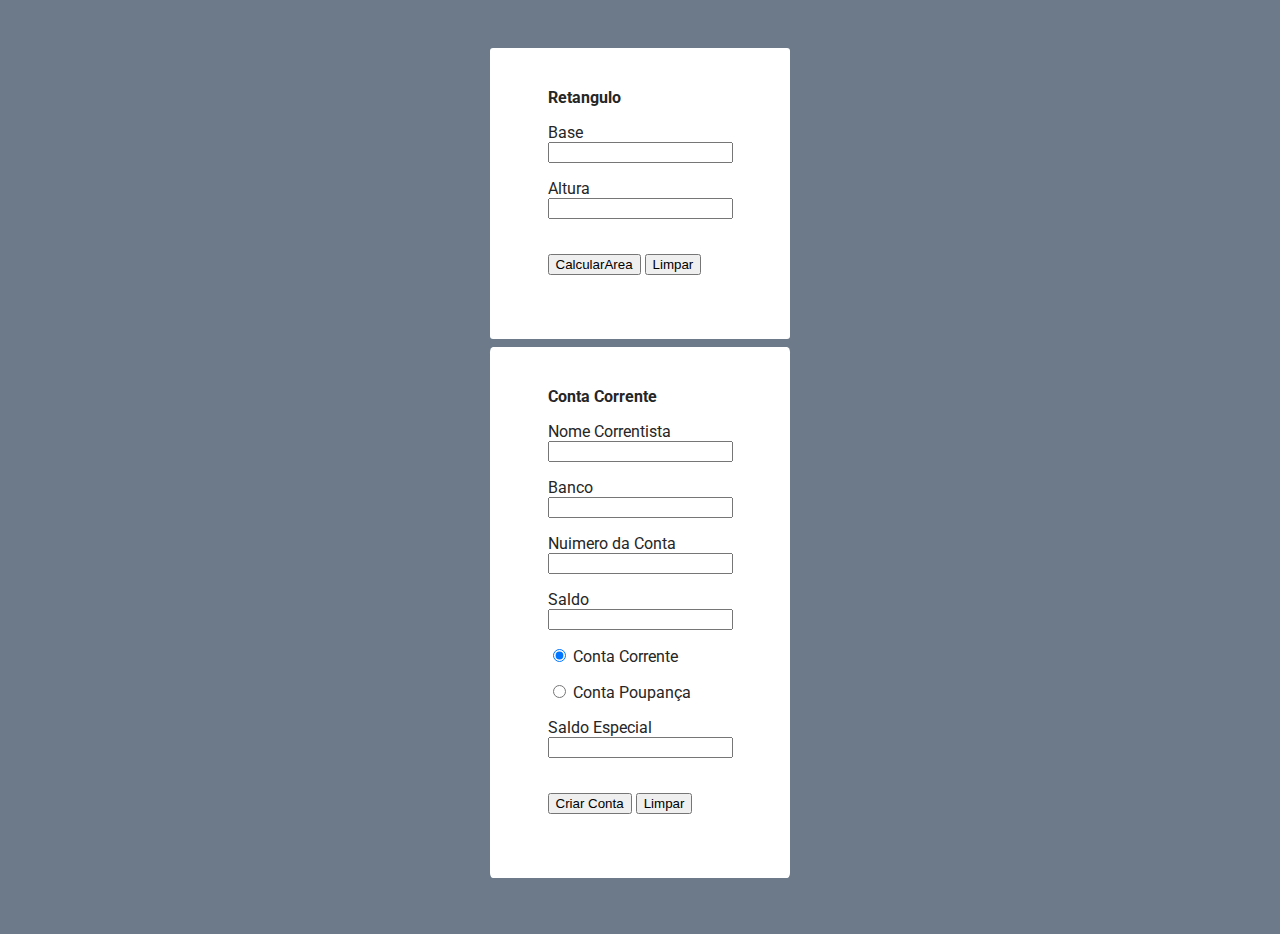
<file: index.html>
<!DOCTYPE html>
<html lang="pt-br">

<head>
    <meta charset="UTF-8">
    <meta http-equiv="X-UA-Compatible" content="IE=edge">
    <meta name="viewport" content="width=device-width, initial-scale=1.0">
    <title>Atividade 11 - Funções Construtoras</title>
    <link rel="stylesheet" type="text/css" href="style.css">

</head>

<body>
    <div class="planoDeFundo">
        <div class="container">
            <form style="padding: 1.5rem;" id="formRetangulo">
                <p><strong><label id="textoInicial">Retangulo</label></strong></p>
                <p><label for="Base">Base</label><br>
                    <input type="number" min="0" step="0.01" id="Base" name="Base" required>
                </p>
                <p><label for="Altura">Altura</label><br>
                    <input type="number" min="0" step="0.01" id="Altura" name="Altura" required>
                </p>
                <p>
                    <br>
                    <input type="button" id="CalcularArea" value="CalcularArea" onclick="ResultadoArea()">
                    <button type="reset" onclick="limparRet()">Limpar</button>
                </p>
            </form>

            <div class="containerResposta" id="RespostaRetangulo">
                <p id="tituloRetangulo">Area:</p>
                <p id="resultadoRetangulo">...</p>
            </div>

        </div>

        <div class="container">
            <form style="padding: 1.5rem;" id="formularioConta">
                <p><strong><label id="textoInicial">Conta Corrente</label></strong></p>
                <p><label for="nome">Nome Correntista</label><br>
                    <input type="text" id="nome" name="nome" required>
                </p>
                <p><label for="banco">Banco</label><br>
                    <input type="text" id="banco" name="banco" required>
                </p>
                <p><label for="numeroConta">Nuimero da Conta</label><br>
                    <input type="text" id="numeroConta" name="numeroConta" required>
                </p>
                <p><label for="saldo">Saldo</label><br>
                    <input type="number" step="0.01" id="saldo" name="saldo" required>
                </p>
                <p><input type="radio" id="tipoCorrente" name="tipo" onclick="selecionarTipo()" checked>
                    <label for="tipoCorrente">Conta Corrente</label>   
                </p>
                <p><input type="radio" id="tipoPoupança" name="tipo" onclick="selecionarTipo()">
                    <label for="tipoPoupança">Conta Poupança</label>  
                </p>
                <p id="divSaldoEspecial"><label for="saldoEspecial">Saldo Especial</label><br>
                    <input type="number" step="0.01" id="saldoEspecial" name="saldoEspecial">
                </p>
                <p id="divJuros" style="display: none;"><label for="juros">Juros</label><br>
                    <input type="number" step="0.01" id="juros" name="juros">
                </p>
                <p id="divDataVenc" style="display: none;"><label for="dataVenc">Data de Vencimento</label><br>
                    <input type="date" id="dataVenc" name="dataVenc">
                </p>
                <p>
                    <br>
                    <input type="button" id="CriarConta" value="Criar Conta" onclick="CriarContas()">
                    <button type="reset" onclick="limparContas()">Limpar</button>
                </p>
            </form>

            <div class="containerResposta" id="RespostaConta">
                <p id="titulo">Contas:</p>
                <p id="resultadoConta"></p>
            </div>

        </div>
    </div>
    <script src="script.js"></script>

</body>


</html>
</file>
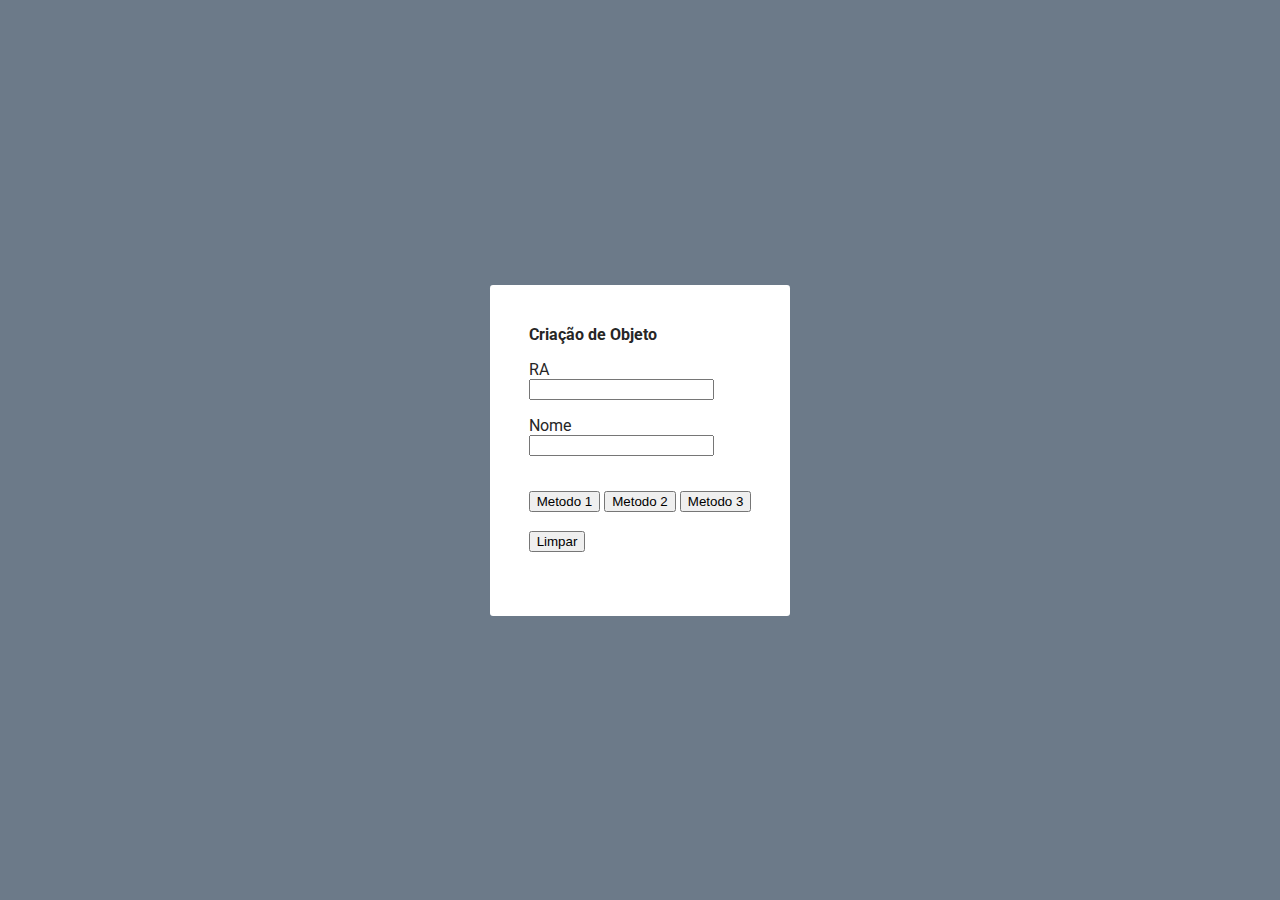
<file: Atividade10/index.html>
<!DOCTYPE html>
<html lang="pt-br">

<head>
    <meta charset="UTF-8">
    <meta http-equiv="X-UA-Compatible" content="IE=edge">
    <meta name="viewport" content="width=device-width, initial-scale=1.0">
    <title>Atividade 10 - Criação Objeto</title>
    <link rel="stylesheet" type="text/css" href="style.css">

</head>

<body>
    <div class="planoDeFundo">
        <div class="container">
            <form style="padding: 1.5rem;" id="formulario">
                <p><strong><label id="textoInicial">Criação de Objeto</label></strong></p>
                <p><label for="RA">RA</label><br>
                    <input type="text" id="RA" name="RA" required>
                </p>
                <p><label for="Nome">Nome</label><br>
                    <input type="text" id="Nome" name="Nome" required>
                </p>
                <p>
                    <br>
                    <input type="button" id="Metodo1" value="Metodo 1" onclick="MetodoUm()">
                    <input type="button" id="Metodo2" value="Metodo 2" onclick="MetodoDois()">
                    <input type="button" id="Metodo3" value="Metodo 3" onclick="MetodoTres()"><br><br>
                    <button type="reset" onclick="limpar()">Limpar</button>
                </p>
            </form>

            <div class="containerResposta" id="Resposta">
                <p id="titulo">Objeto Pessoa Criado:</p>
                <p id="resultado">...</p>
            </div>

        </div>
    </div>
    <script src="script.js"></script>

</body>


</html>
</file>
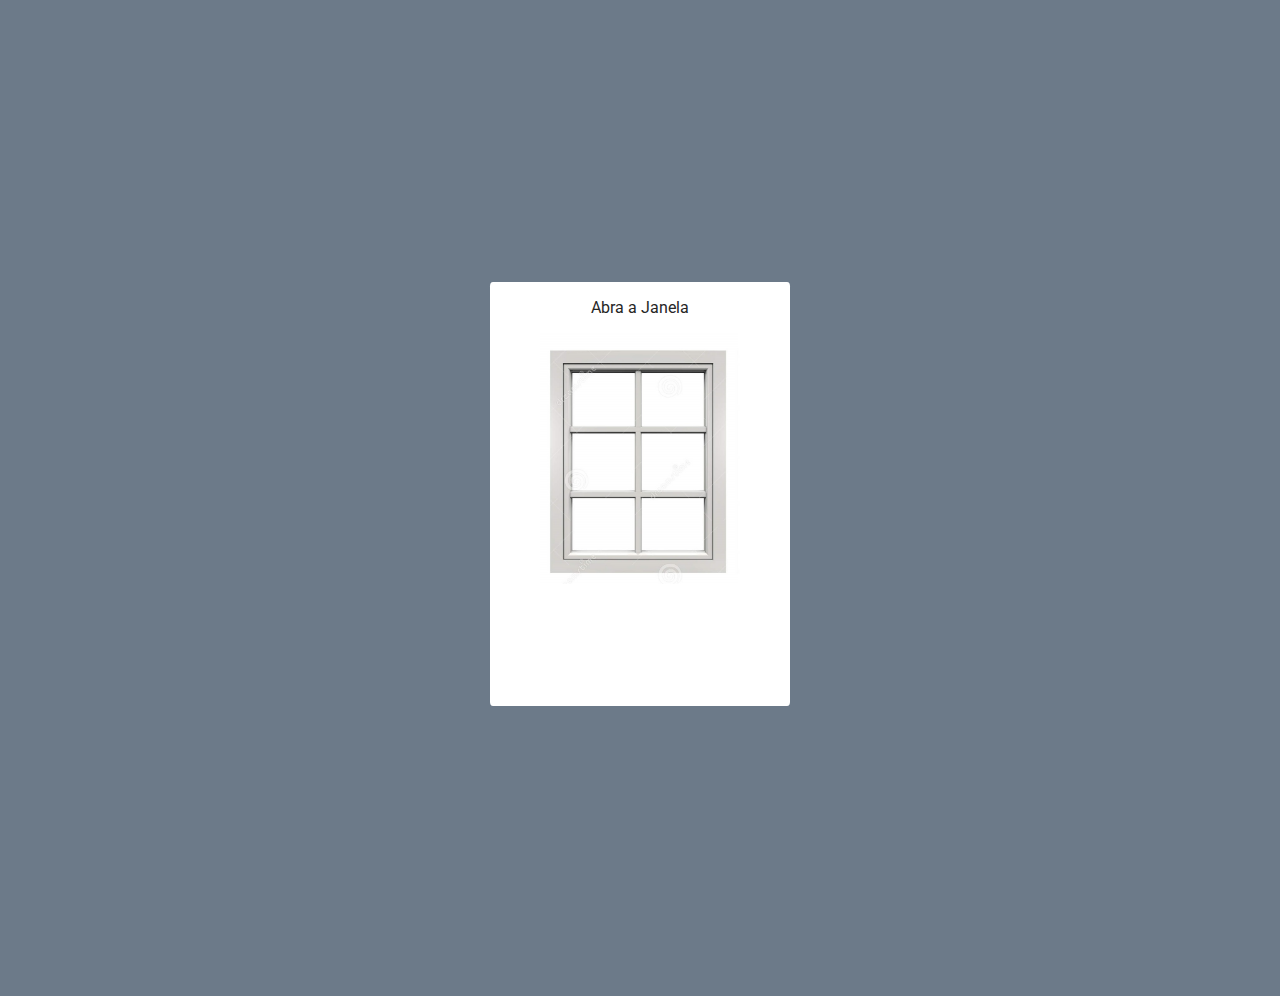
<file: Atividade12/index.html>
<!DOCTYPE html>
<html lang="pt-br">

<head>
    <meta charset="UTF-8">
    <meta http-equiv="X-UA-Compatible" content="IE=edge">
    <meta name="viewport" content="width=device-width, initial-scale=1.0">
    <title>Atividade 12 - Janela</title>
    <link rel="stylesheet" type="text/css" href="style.css">

</head>

<body>
    <div class="planoDeFundo">
        <div class="container">
            <p id="Titulo">Abra a Janela</p>
            <img id="Janela" src="window-closed.jpg" width="200px" onmouseenter="AbrirJanela()"
                onmouseleave="FecharJanela()" onclick="QuebrarJanela()">
        </div>
    </div>
    <script src="script.js"></script>
</body>

</html>
</file>
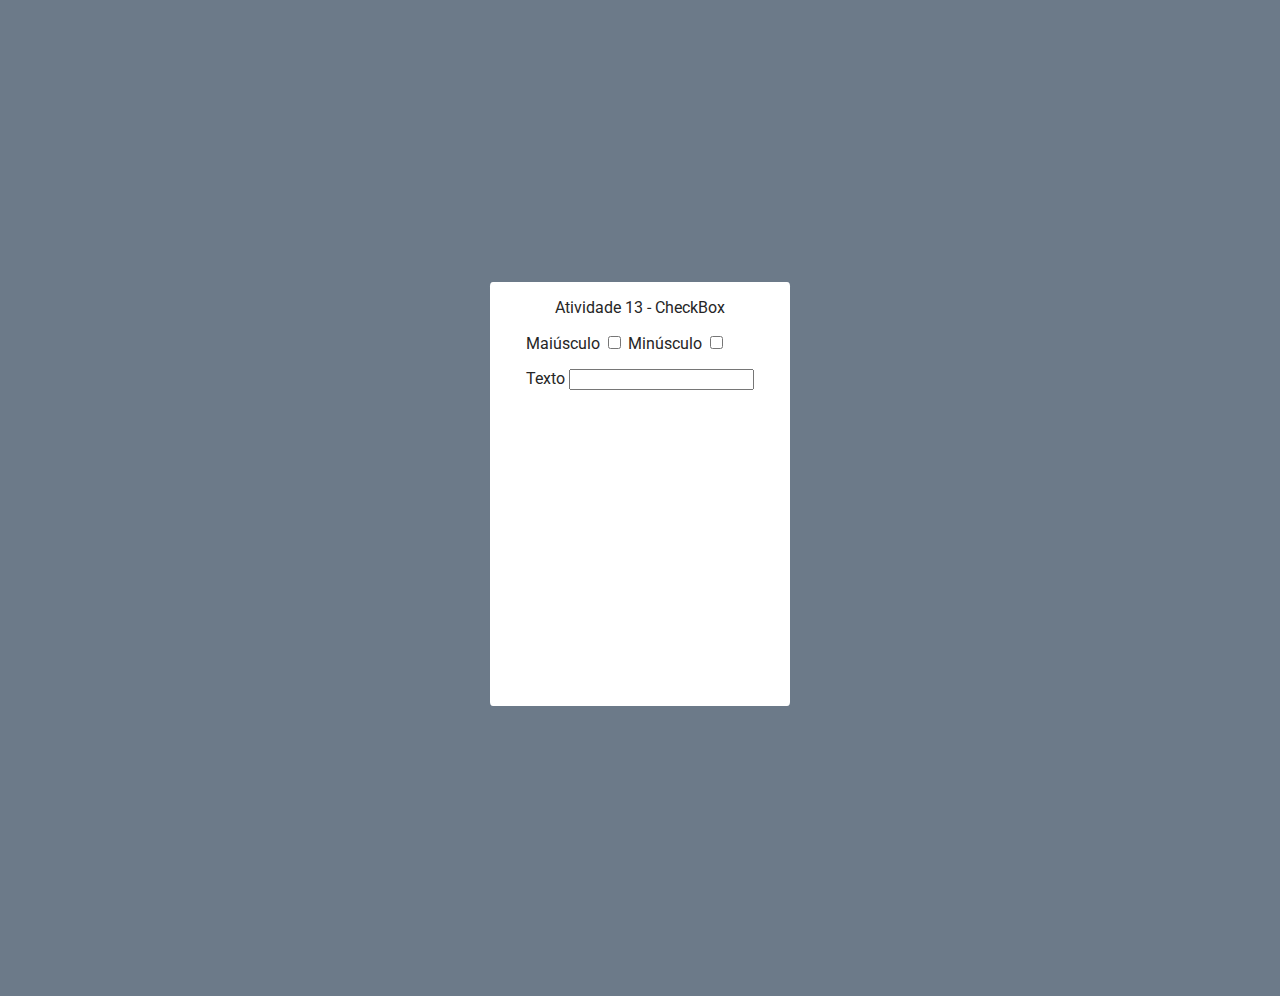
<file: Atividade13/index.html>
<!DOCTYPE html>
<html lang="pt-br">

<head>
    <meta charset="UTF-8">
    <meta http-equiv="X-UA-Compatible" content="IE=edge">
    <meta name="viewport" content="width=device-width, initial-scale=1.0">
    <title>Atividade 13 - CheckBox</title>
    <link rel="stylesheet" type="text/css" href="style.css">

</head>

<body>
    <div class="planoDeFundo">
        <div class="container">
            <p>Atividade 13 - CheckBox</p>
            <form name="formulario1" id="formulario1">
                <label for="maiusculo">Maiúsculo</label>
                <input type="checkbox" id="maiusculo" name="maiusculo">

                <label for="minusculo">Minúsculo</label>
                <input type="checkbox" id="minusculo" name="minusculo">

                <p>
                    <label for="texto">Texto</label>
                    <input type="text" id="texto" name="texto">
                </p>

            </form>


        </div>
    </div>
    <script src="script.js"></script>
</body>

</html>
</file>
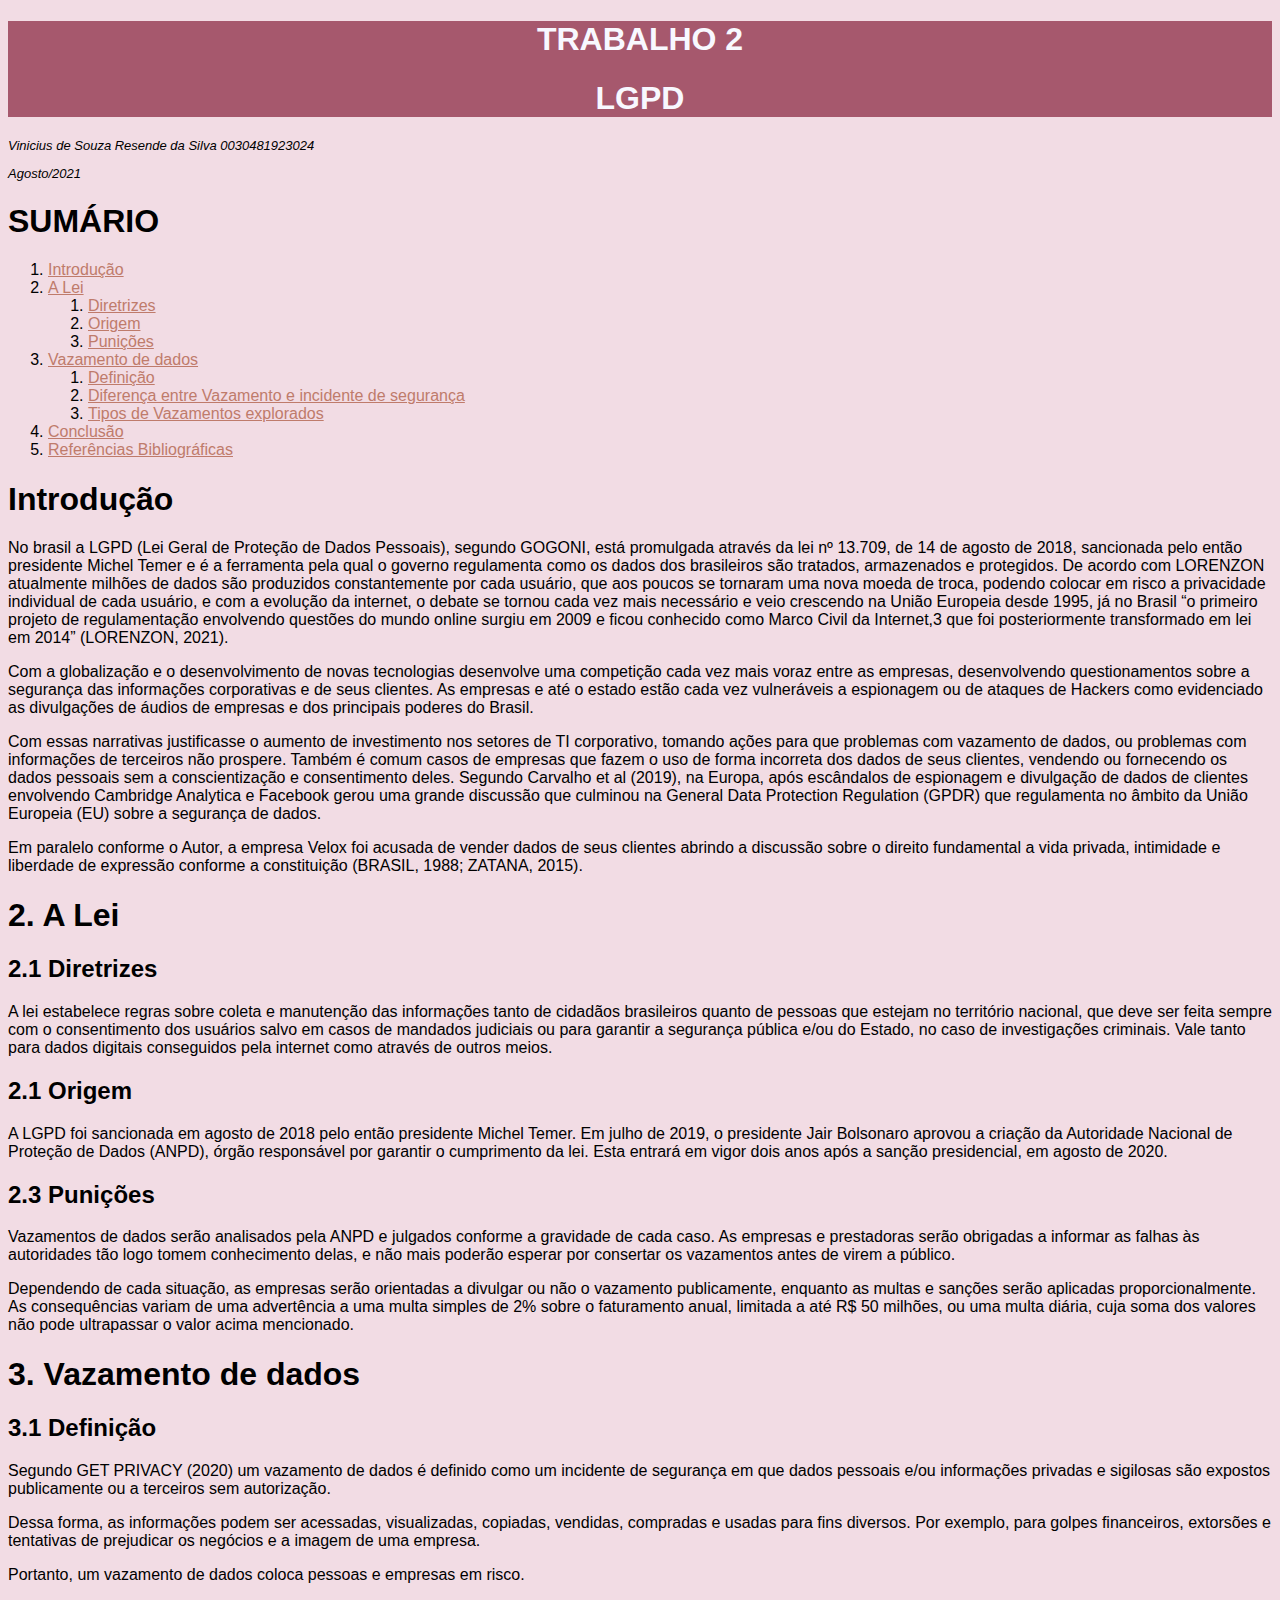
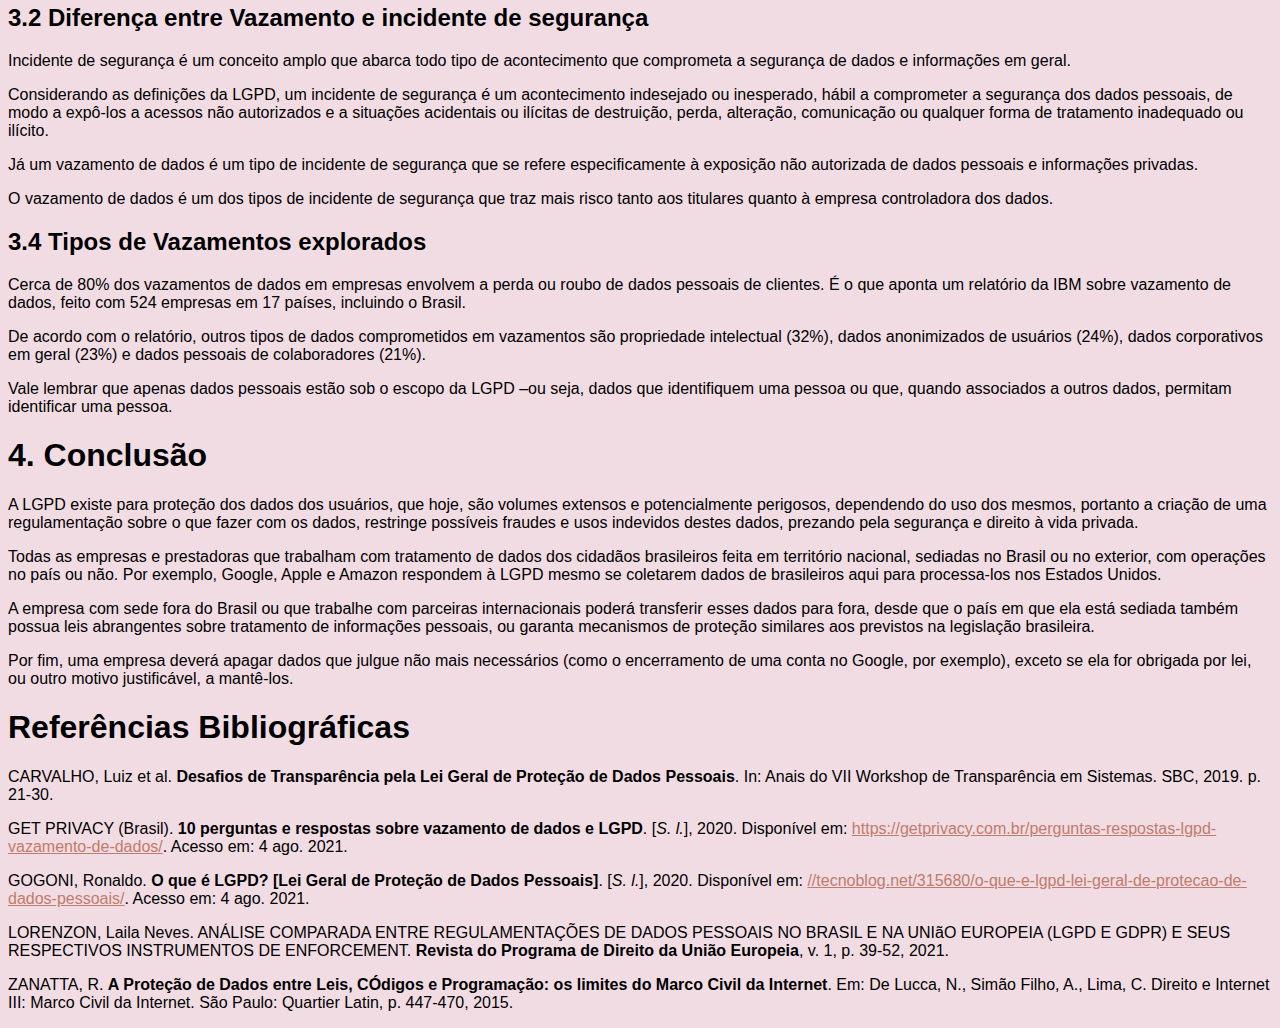
<file: Atividade3/index.html>
<!DOCTYPE html>

<html lang="pt-br">

<head>
    <div style="background-color: #A6586D;color:ghostwhite; text-align: center; font-family: Arial;">
        <h1>TRABALHO 2</h1>
        <h1>LGPD</h1>
    </div>

</head>

<body body style="background-color:#F2DCE4;font-family:'Segoe UI', Tahoma, Geneva, Verdana, sans-serif;" link="#BF7B6B" vlink="#A6586D">
    <div style="text-align:left;font-size:small; font-style: italic;">
        <p>Vinicius de Souza Resende da Silva 0030481923024</p>
        <p>Agosto/2021</p>
    </div>
    <h1>SUMÁRIO</h1>
    <ol>
        <li><a href="#Introducao">Introdução</a></li>
        <li><a href="#ALei">A Lei</a>
            <ol>
                <li><a href="#Diretrizes">Diretrizes</a></li>
                <li><a href="#Origem">Origem</a></li>
                <li><a href="#Punicoes">Punições</a></li>
            </ol>
        </li>
        <li><a href="#VazamentoDeDados">Vazamento de dados</a>
            <ol>
                <li><a href="#Definicoes">Definição</a></li>
                <li><a href="#Diferenca">Diferença entre Vazamento e incidente de segurança</a>
                </li>
                <li><a href="#TiposdeVazamentos">Tipos de Vazamentos explorados</a></li>
            </ol>
        </li>
        <li><a href="#Conclusao">Conclusão</a></li>

        <li><a href="#Referencias">Referências Bibliográficas</a></li>

    </ol>

    <h1><a name="Introducao"></a>Introdução</h1>
    <p>No brasil a LGPD (Lei Geral de Proteção de Dados Pessoais), segundo GOGONI, está promulgada através da lei nº
        13.709, de 14 de agosto de 2018, sancionada pelo então presidente Michel Temer e é a ferramenta pela qual o
        governo regulamenta como os dados dos brasileiros são tratados, armazenados e protegidos. De acordo com LORENZON
        atualmente milhões de dados são produzidos constantemente por cada usuário, que aos poucos se tornaram uma nova
        moeda de troca, podendo colocar em risco a privacidade individual de cada usuário, e com a evolução da internet,
        o debate se tornou cada vez mais necessário e veio crescendo na União Europeia desde 1995, já no Brasil “o
        primeiro projeto de regulamentação envolvendo questões do mundo online surgiu em 2009 e ficou conhecido como
        Marco Civil da Internet,3 que foi posteriormente transformado em lei em 2014” (LORENZON, 2021).</p>
    <p>Com a globalização e o desenvolvimento de novas tecnologias desenvolve uma competição cada vez mais voraz entre
        as empresas, desenvolvendo questionamentos sobre a segurança das informações corporativas e de seus clientes. As
        empresas e até o estado estão cada vez vulneráveis a espionagem ou de ataques de Hackers como evidenciado as
        divulgações de áudios de empresas e dos principais poderes do Brasil.</p>
    <p>Com essas narrativas justificasse o aumento de investimento nos setores de TI corporativo, tomando ações para que
        problemas com vazamento de dados, ou problemas com informações de terceiros não prospere. Também é comum casos
        de empresas que fazem o uso de forma incorreta dos dados de seus clientes, vendendo ou fornecendo os dados
        pessoais sem a conscientização e consentimento deles. Segundo Carvalho et al (2019), na Europa, após escândalos
        de espionagem e divulgação de dados de clientes envolvendo Cambridge Analytica e Facebook gerou uma grande
        discussão que culminou na General Data Protection Regulation (GPDR) que regulamenta no âmbito da União Europeia
        (EU) sobre a segurança de dados.</p>
    <p>Em paralelo conforme o Autor, a empresa Velox foi acusada de vender dados de seus clientes abrindo a discussão
        sobre o direito fundamental a vida privada, intimidade e liberdade de expressão conforme a constituição (BRASIL,
        1988; ZATANA, 2015).</p>

    <h1><a name="ALei"></a>2. A Lei</h1>
    <h2><a name="Diretrizes"></a>2.1 Diretrizes</h2>
    <p>A lei estabelece regras sobre coleta e manutenção das informações tanto de cidadãos brasileiros quanto de pessoas
        que estejam no território nacional, que deve ser feita sempre com o consentimento dos usuários salvo em casos de
        mandados judiciais ou para garantir a segurança pública e/ou do Estado, no caso de investigações criminais. Vale
        tanto para dados digitais conseguidos pela internet como através de outros meios.</p>
    <h2><a name="Origem"></a>2.1 Origem</h2>
    <p>A LGPD foi sancionada em agosto de 2018 pelo então presidente Michel Temer. Em julho de 2019, o presidente Jair
        Bolsonaro aprovou a criação da Autoridade Nacional de Proteção de Dados (ANPD), órgão responsável por garantir o
        cumprimento da lei. Esta entrará em vigor dois anos após a sanção presidencial, em agosto de 2020.</p>
    <h2><a name="Punicoes"></a>2.3 Punições</h2>
    <p>Vazamentos de dados serão analisados pela ANPD e julgados conforme a gravidade de cada caso. As empresas e
        prestadoras serão obrigadas a informar as falhas às autoridades tão logo tomem conhecimento delas, e não mais
        poderão esperar por consertar os vazamentos antes de virem a público.</p>
    <p>Dependendo de cada situação, as empresas serão orientadas a divulgar ou não o vazamento publicamente, enquanto as
        multas e sanções serão aplicadas proporcionalmente. As consequências variam de uma advertência a uma multa
        simples de 2% sobre o faturamento anual, limitada a até R$ 50 milhões, ou uma multa diária, cuja soma dos
        valores não pode ultrapassar o valor acima mencionado.</p>

    <h1><a name="VazamentoDeDados"></a>3. Vazamento de dados</h1>
    <h2><a name="Definicoes"></a>3.1 Definição</h2>
    <p>Segundo GET PRIVACY (2020) um vazamento de dados é definido como um incidente de segurança em que dados pessoais
        e/ou informações privadas e sigilosas são expostos publicamente ou a terceiros sem autorização.</p>
    <p>Dessa forma, as informações podem ser acessadas, visualizadas, copiadas, vendidas, compradas e usadas para fins
        diversos. Por exemplo, para golpes financeiros, extorsões e tentativas de prejudicar os negócios e a imagem de
        uma empresa.</p>
    <p>Portanto, um vazamento de dados coloca pessoas e empresas em risco.</p>
    <h2><a name="Diferenca"></a>3.2 Diferença entre Vazamento e incidente de segurança</h2>
    <p>Incidente de segurança é um conceito amplo que abarca todo tipo de acontecimento que comprometa a segurança de
        dados e informações em geral.</p>
    <p>Considerando as definições da LGPD, um incidente de segurança é um acontecimento indesejado ou inesperado, hábil
        a comprometer a segurança dos dados pessoais, de modo a expô-los a acessos não autorizados e a situações
        acidentais ou ilícitas de destruição, perda, alteração, comunicação ou qualquer forma de tratamento inadequado
        ou ilícito.</p>
    <p>Já um vazamento de dados é um tipo de incidente de segurança que se refere especificamente à exposição não
        autorizada de dados pessoais e informações privadas.</p>
    <p>O vazamento de dados é um dos tipos de incidente de segurança que traz mais risco tanto aos titulares quanto à
        empresa controladora dos dados.</p>
    <h2><a name="TiposdeVazamentos"></a>3.4 Tipos de Vazamentos explorados</h2>
    <p>Cerca de 80% dos vazamentos de dados em empresas envolvem a perda ou roubo de dados pessoais de clientes. É o que
        aponta um relatório da IBM sobre vazamento de dados, feito com 524 empresas em 17 países, incluindo o Brasil.
    </p>
    <p>De acordo com o relatório, outros tipos de dados comprometidos em vazamentos são propriedade intelectual (32%),
        dados anonimizados de usuários (24%), dados corporativos em geral (23%) e dados pessoais de colaboradores (21%).
    </p>
    <p>Vale lembrar que apenas dados pessoais estão sob o escopo da LGPD –ou seja, dados que identifiquem uma pessoa ou
        que, quando associados a outros dados, permitam identificar uma pessoa.</p>

    <h1><a name="Conclusao"></a>4. Conclusão</h1>
    <p>A LGPD existe para proteção dos dados dos usuários, que hoje, são volumes extensos e potencialmente perigosos,
        dependendo do uso dos mesmos, portanto a criação de uma regulamentação sobre o que fazer com os dados, restringe
        possíveis fraudes e usos indevidos destes dados, prezando pela segurança e direito à vida privada.</p>
    <p>Todas as empresas e prestadoras que trabalham com tratamento de dados dos cidadãos brasileiros feita em
        território nacional, sediadas no Brasil ou no exterior, com operações no país ou não. Por exemplo, Google, Apple
        e Amazon respondem à LGPD mesmo se coletarem dados de brasileiros aqui para processa-los nos Estados Unidos.</p>
    <p>A empresa com sede fora do Brasil ou que trabalhe com parceiras internacionais poderá transferir esses dados para
        fora, desde que o país em que ela está sediada também possua leis abrangentes sobre tratamento de informações
        pessoais, ou garanta mecanismos de proteção similares aos previstos na legislação brasileira.</p>
    <p>Por fim, uma empresa deverá apagar dados que julgue não mais necessários (como o encerramento de uma conta no
        Google, por exemplo), exceto se ela for obrigada por lei, ou outro motivo justificável, a mantê-los.</p>

    <h1><a name="Referencias"></a>Referências Bibliográficas</h1>
    <p>CARVALHO, Luiz et al. <strong>Desafios de Transparência pela Lei Geral de Proteção de Dados Pessoais</strong>.
        In: Anais do VII Workshop de Transparência em Sistemas. SBC, 2019. p. 21-30.</p>

    <p>GET PRIVACY (Brasil). <strong>10 perguntas e respostas sobre vazamento de dados e LGPD</strong>. [<em>S.
            l.</em>], 2020. Disponível em:
        <a href="https://getprivacy.com.br/perguntas-respostas-lgpd-vazamento-de-dados/">https://getprivacy.com.br/perguntas-respostas-lgpd-vazamento-de-dados/</a>. Acesso em: 4 ago. 2021.</p>

    <p>GOGONI, Ronaldo. <strong>O que é LGPD? [Lei Geral de Proteção de Dados Pessoais]</strong>.
        [<em>S. l.</em>], 2020. Disponível em:
        <a href="http://tecnoblog.net/315680/o-que-e-lgpd-lei-geral-de-protecao-de-dados-pessoais/">//tecnoblog.net/315680/o-que-e-lgpd-lei-geral-de-protecao-de-dados-pessoais/</a>. Acesso em: 4 ago. 2021.</p>

    <p>LORENZON, Laila Neves. ANÁLISE COMPARADA ENTRE REGULAMENTAÇÕES DE DADOS PESSOAIS NO BRASIL E
        NA UNIãO EUROPEIA (LGPD E GDPR) E SEUS RESPECTIVOS INSTRUMENTOS DE ENFORCEMENT. <strong>Revista do
            Programa de Direito da União Europeia</strong>, v. 1, p. 39-52, 2021.</p>

    <p>ZANATTA, R. <strong>A Proteção de Dados entre Leis, CÓdigos e Programação: os
            limites do Marco Civil da Internet</strong>. Em: De Lucca, N., Simão Filho, A., Lima, C. Direito e
        Internet III: Marco Civil da Internet. São Paulo: Quartier Latin, p. 447-470, 2015.</p>

</body>

</html>
</file>
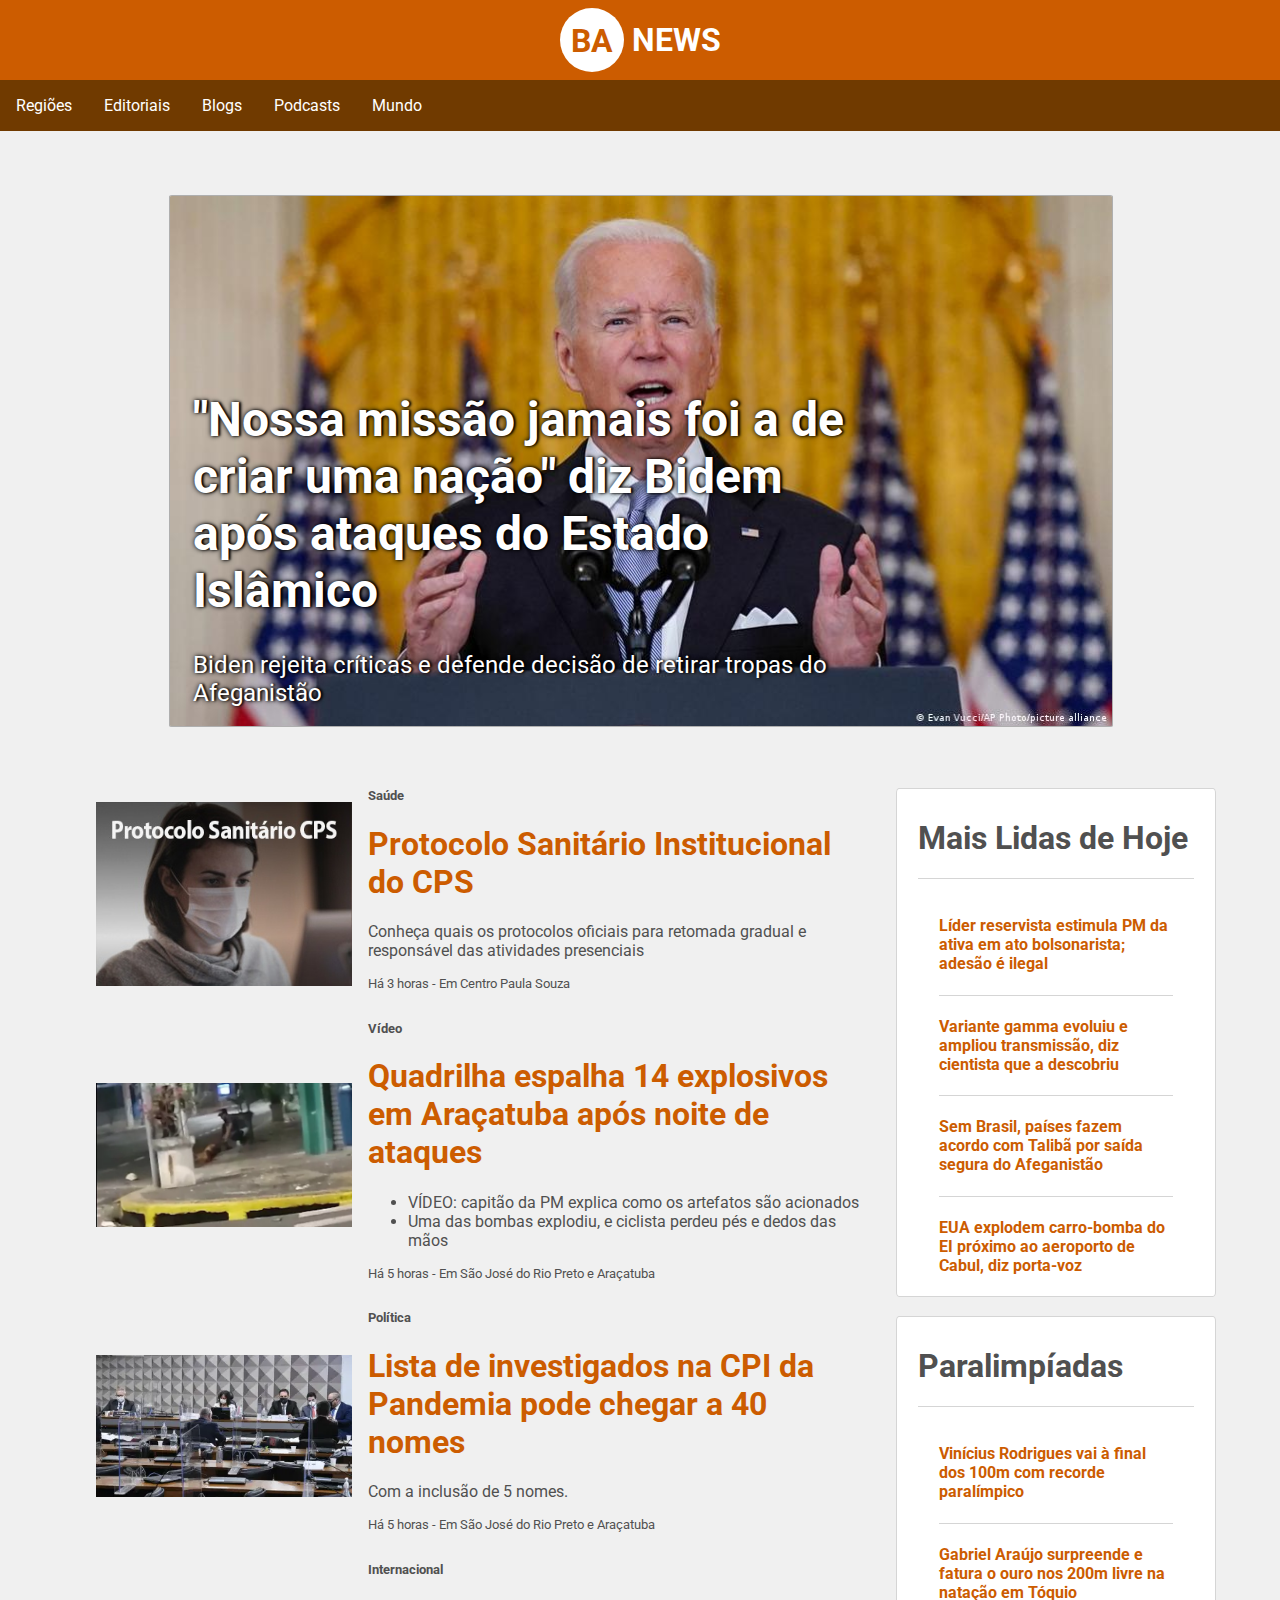
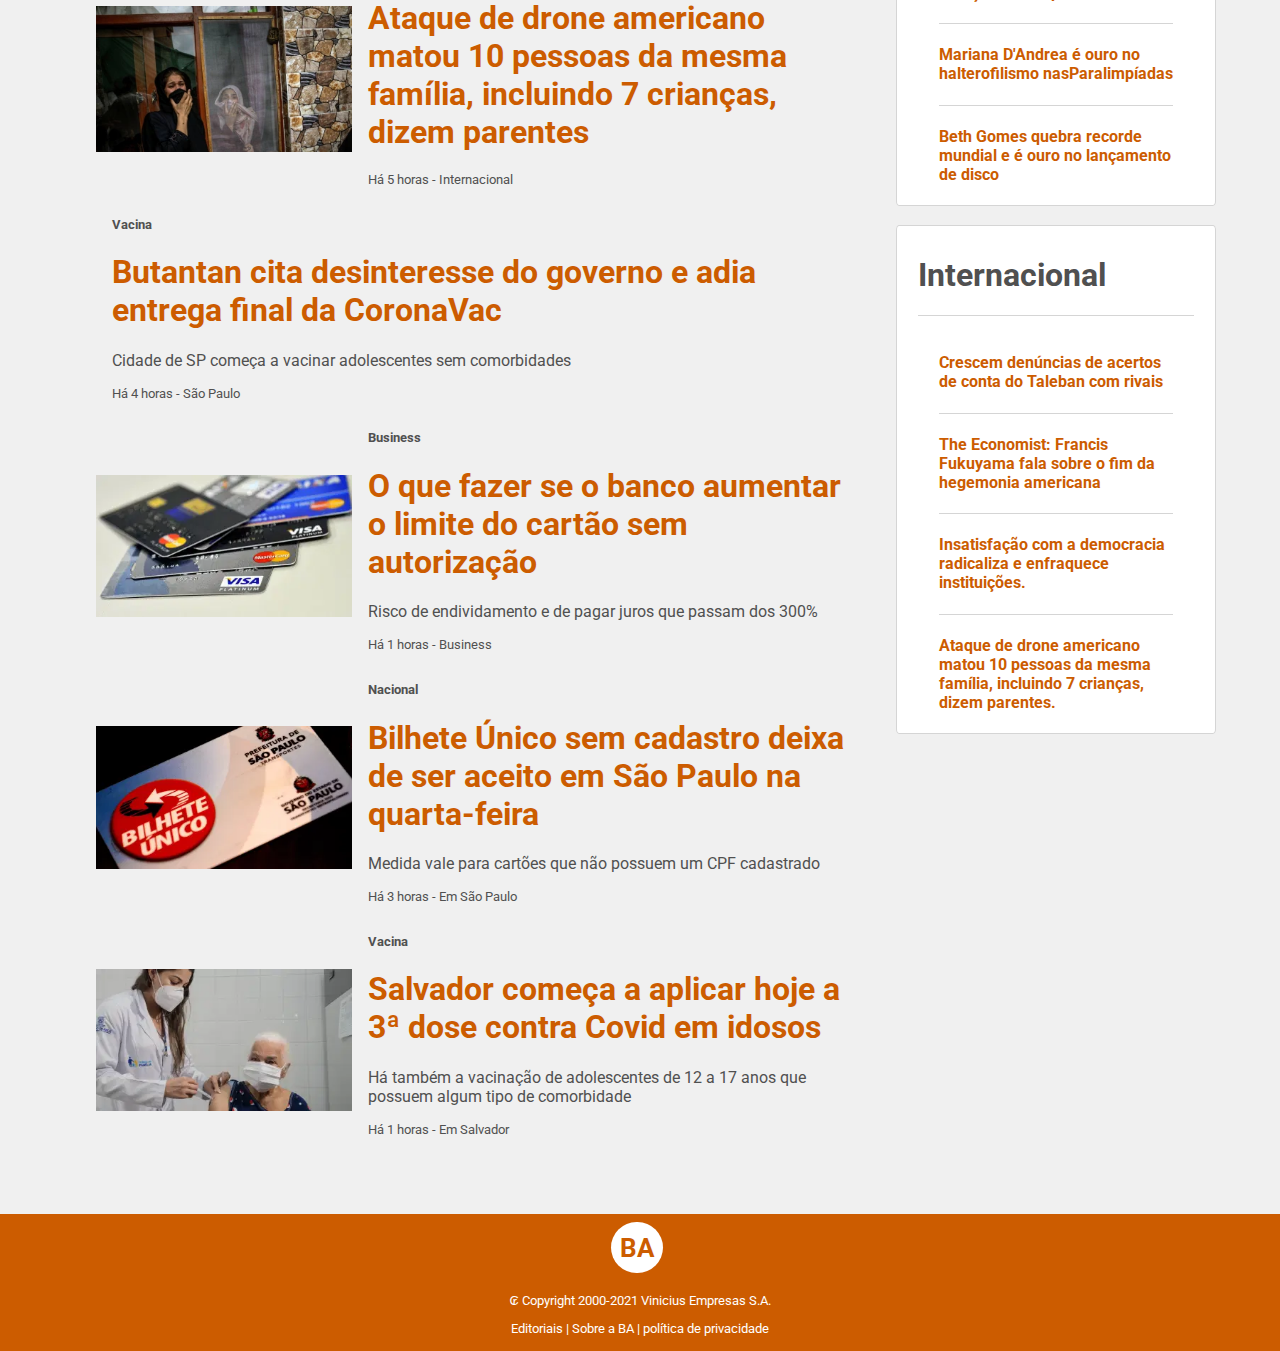
<file: Atividade5/index.html>
<!DOCTYPE html>

<html lang="pt-br">

<head>
    <meta charset="utf-8">
    <meta name="viewport"
        content="initial-scale=1.0, width=device-width, user-scalable=yes, minimum-scale=1.0, maximum-scale=2.0">
    <title>TRABALHO 5</title>
    <link rel="preconnect" href="https://fonts.googleapis.com">
    <link rel="preconnect" href="https://fonts.gstatic.com" crossorigin>
    <link
        href="https://fonts.googleapis.com/css2?family=Roboto:ital,wght@0,100;0,300;0,400;0,500;0,700;0,900;1,100;1,300;1,400;1,500;1,700;1,900&display=swap"
        rel="stylesheet">
    <link rel="stylesheet" href="index.css">

</head>

<body>
    <!--  Barra de Navegação
    <div class="navigator">
        <ul class="navigation">
            <li><a href="#">Home</a></li>
            <li><a href="#">About</a></li>
            <li><a href="#">Products</a></li>
            <li><a href="#">Contact</a></li>
        </ul>
    </div> -->

    <div class="wrapper">
        <header class="header">
            <h1 class="faixaLogo">
                <div>
                    <div class="logoCircle">
                        <div style="margin-top: 0.43em;">BA</div>
                    </div>
                    <div style="vertical-align: middle; display: inline-block; color: white;">NEWS</div>
                </div>
            </h1>

        </header>
        
        <!--  Barra de Navegação -->
        <div class="navigation">
            <ul class="navigation">
                <li><a href="#">Regiões</a></li>
                <li><a href="#">Editoriais</a></li>
                <li><a href="#">Blogs</a></li>
                <li><a href="#">Podcasts</a></li>
                <li><a href="#">Mundo</a></li>
            </ul>
        </div class="espacoBranco">
        <!--  Fim Barra de Navegação -->


        <!--  Conteúdo Site -->
        <article class="main">

            <div class="containerImg">
                <a href="#"><img src="images/biden.jpg">
                    <div class="imagemTitulo">
                        <h1>"Nossa missão jamais foi a de criar uma nação" diz Bidem após ataques
                            do Estado Islâmico</h1>
                        Biden rejeita críticas e defende decisão de retirar tropas do Afeganistão
                    </div>
                </a>
            </div>

            <div id="espacoBranco">
                <br><br><Br>
            </div>

            <!-- NOTÍCIAS PRINCIPAIS (SOMEM QUANDO A TELA É PEQUENA) -->
            <div class="wrapper">
                <div class="main" id="noticiasPC"
                    style="padding-left: 2em; padding-right: 2em;padding-top: 0;padding-bottom: 0;">
                    <article class="noticia" style="padding: 0;margin: 0;">
                        <div class="imgNoticia"><img src="images/noticias/noticia0.jpg"></div>
                        <div class="textoNoticia">
                            <h5>Saúde</h5>
                            <a href="https://www.cps.sp.gov.br/protocolo-sanitario-institucional-do-cps/" target="_blank">
                                <h1>Protocolo Sanitário Institucional do CPS</h1>
                            </a>
                            <p>Conheça quais os protocolos oficiais para retomada gradual e responsável das atividades presenciais</p>
                            <p class="noticia rodape">Há 3 horas - Em Centro Paula Souza</p>
                        </div>
                    </article>
                    <hr>
                    <article class="noticia" style="padding: 0;margin: 0;">
                        <div class="imgNoticia"><img src="images/noticias/noticia1.webp"></div>
                        <div class="textoNoticia">
                            <h5>Vídeo</h5>
                            <a href="#">
                                <h1>Quadrilha espalha 14 explosivos em Araçatuba após noite de ataques</h1>
                            </a>
                            <ul>
                                <li>VÍDEO: capitão da PM explica como os artefatos são acionados</li>
                                <li>Uma das bombas explodiu, e ciclista perdeu pés e dedos das mãos</li>
                            </ul>
                            <p class="noticia rodape">Há 5 horas - Em São José do Rio Preto e Araçatuba</p>
                        </div>
                    </article>
                    <hr>
                    <article class="noticia" style="padding: 0;margin: 0;">
                        <div class="imgNoticia"><img src="images/noticias/noticia2.webp"></div>
                        <div class="textoNoticia">
                            <h5>Política</h5>
                            <a href="#">
                                <h1>Lista de investigados na CPI da Pandemia pode chegar a 40 nomes</h1>
                            </a>
                            <p>Com a inclusão de 5 nomes.</p>
                            <p class="noticia rodape">Há 5 horas - Em São José do Rio Preto e Araçatuba</p>
                        </div>
                    </article>
                    <hr>
                    <article class="noticia" style="padding: 0;margin: 0;">
                        <div class="imgNoticia"><img src="images/noticias/noticia3.webp"></div>
                        <div class="textoNoticia">
                            <h5>Internacional</h5>
                            <a href="#">
                                <h1>Ataque de drone americano matou 10 pessoas da mesma família, incluindo 7 crianças, dizem parentes</h1>
                            </a>
                            <p class="noticia rodape">Há 5 horas - Internacional</p>
                        </div>
                    </article>
                    <hr>
                    <article class="noticia" style="padding: 0;margin: 0;">
                        <div class="textoNoticia">
                            <h5>Vacina</h5>
                            <a href="#">
                                <h1>Butantan cita desinteresse do governo e adia entrega final da CoronaVac</h1>
                            </a>
                            <p>Cidade de SP começa a vacinar adolescentes sem comorbidades</p>
                            <p class="noticia rodape">Há 4 horas - São Paulo</p>
                        </div>
                    </article>
                    <hr>
                    <article class="noticia" style="padding: 0;margin: 0;">
                        <div class="imgNoticia"><img src="images/noticias/noticia4.webp"></div>
                        <div class="textoNoticia">   
                            <h5>Business</h5>
                            <a href="#">
                                <h1>O que fazer se o banco aumentar o limite do cartão sem autorização</h1>
                            </a>
                            <p>Risco de endividamento e de pagar juros que passam dos 300%</p>
                            <p class="noticia rodape">Há 1 horas - Business</p>
                        </div>
                    </article>
                    <hr>
                    <article class="noticia" style="padding: 0;margin: 0;">
                        <div class="imgNoticia"><img src="images/noticias/noticia5.webp"></div>
                        <div class="textoNoticia">   
                            <h5>Nacional</h5>
                            <a href="#">
                                <h1>Bilhete Único sem cadastro deixa de ser aceito em São Paulo na quarta-feira</h1>
                            </a>
                            <p>Medida vale para cartões que não possuem um CPF cadastrado</p>
                            <p class="noticia rodape">Há 3 horas - Em São Paulo</p>
                        </div>
                    </article>
                    <hr>
                    <article class="noticia" style="padding: 0;margin: 0;">
                        <div class="imgNoticia"><img src="images/noticias/noticia6.webp"></div>
                        <div class="textoNoticia">   
                            <h5>Vacina</h5>
                            <a href="#">
                                <h1>Salvador começa a aplicar hoje a 3ª dose contra Covid em idosos</h1>
                            </a>
                            <p>Há também a vacinação de adolescentes de 12 a 17 anos que possuem algum tipo de comorbidade</p>
                            <p class="noticia rodape">Há 1 horas - Em Salvador</p>
                        </div>
                    </article>
                </div>

                <!-- ASIDE (NOTÍCIAS AO LADO) -->
                <aside class="aside aside-2">
                    <div class="conteudoAside" id="MaisLidas">
                        <h1>Mais Lidas de Hoje</h1>
                        <hr>
                        <article class="textoAside">
                            <a href="#">
                                <h4>Líder reservista estimula PM da ativa em ato bolsonarista; adesão é ilegal</h4>
                            </a>
                            <hr>
                            <a href="#">
                                <h4>Variante gamma evoluiu e ampliou transmissão, diz cientista que a descobriu</h4>
                            </a>
                            <hr>
                            <a href="#">
                                <h4>Sem Brasil, países fazem acordo com Talibã por saída segura do Afeganistão</h4>
                            </a>
                            <hr>
                            <a href="#">
                                <h4>EUA explodem carro-bomba do EI próximo ao aeroporto de Cabul, diz porta-voz</h4>
                            </a>
                        </article>
                    </div>
                    <br>
                    <div class="conteudoAside" id="Paralimpídas">
                        <h1>Paralimpíadas</h1>
                        <hr>
                        <article class="textoAside">
                            <a href="#">
                                <h4>Vinícius Rodrigues vai à final dos 100m com recorde paralímpico</h4>
                            </a>
                            <hr>
                            <a href="#">
                                <h4>Gabriel Araújo surpreende e fatura o ouro nos 200m livre na natação em Tóquio</h4>
                            </a>
                            <hr>
                            <a href="#">
                                <h4>Mariana D'Andrea é ouro no halterofilismo nasParalimpíadas</h4>
                            </a>
                            <hr>
                            <a href="#">
                                <h4>Beth Gomes quebra recorde mundial e é ouro no lançamento de disco</h4>
                            </a>
                        </article>
                    </div>
                    <br>
                    <div class="conteudoAside" id="Internacional">
                        <h1>Internacional</h1>
                        <hr>
                        <article class="textoAside">
                            <a href="#">
                                <h4>Crescem denúncias de acertos de conta do Taleban com rivais</h4>
                            </a>
                            <hr>
                            <a href="#">
                                <h4>The Economist: Francis Fukuyama fala sobre o fim da hegemonia americana</h4>
                            </a>
                            <hr>
                            <a href="#">
                                <h4>Insatisfação com a democracia radicaliza e enfraquece instituições.</h4>
                            </a>
                            <hr>
                            <a href="#">
                                <h4>Ataque de drone americano matou 10 pessoas da mesma família, incluindo 7 crianças,
                                    dizem parentes.</h4>
                            </a>
                        </article>
                    </div>
                </aside>
            </div>




            <!-- <div class="wrapper">
                <header class="header">
                    <h1>Título da noticia</h1>
                </header>
                <article class="main">
                    <h1>Texto da noticia</h1>
                </article>
                <article class="aside aside-1">ddd</article>
                <aside class="aside aside-2">Aside 2</aside>
                <footer class="footer">fotter de dentro</footer>
            </div> -->
        </article>

        <!-- <aside class="aside aside-1">Aside 1 dsfgsdfg sdgdsfg dfgsd gsdf g</aside>
        <aside class="aside aside-2">Aside 2</aside> -->


        <!--  Rodapé -->
        <footer class="footer">
            <h1 class="faixaLogo">
                <div>
                    <div class="logoCircle">
                        <div style="margin-top: 0.43em;">BA</div>
                    </div>
                    <div style="vertical-align: middle; display: inline-block; color: white;"></div>
                    
                </div>

            </h1>
            <p>₢ Copyright 2000-2021 Vinicius Empresas S.A.</p>
            <div class="footerRight"> <a href="#">Editoriais</a> | <a href="#">Sobre a BA</a> | <a href="#">política de privacidade</a></div>
            <br>
        </footer>
    </div>


</body>

</html>
</file>
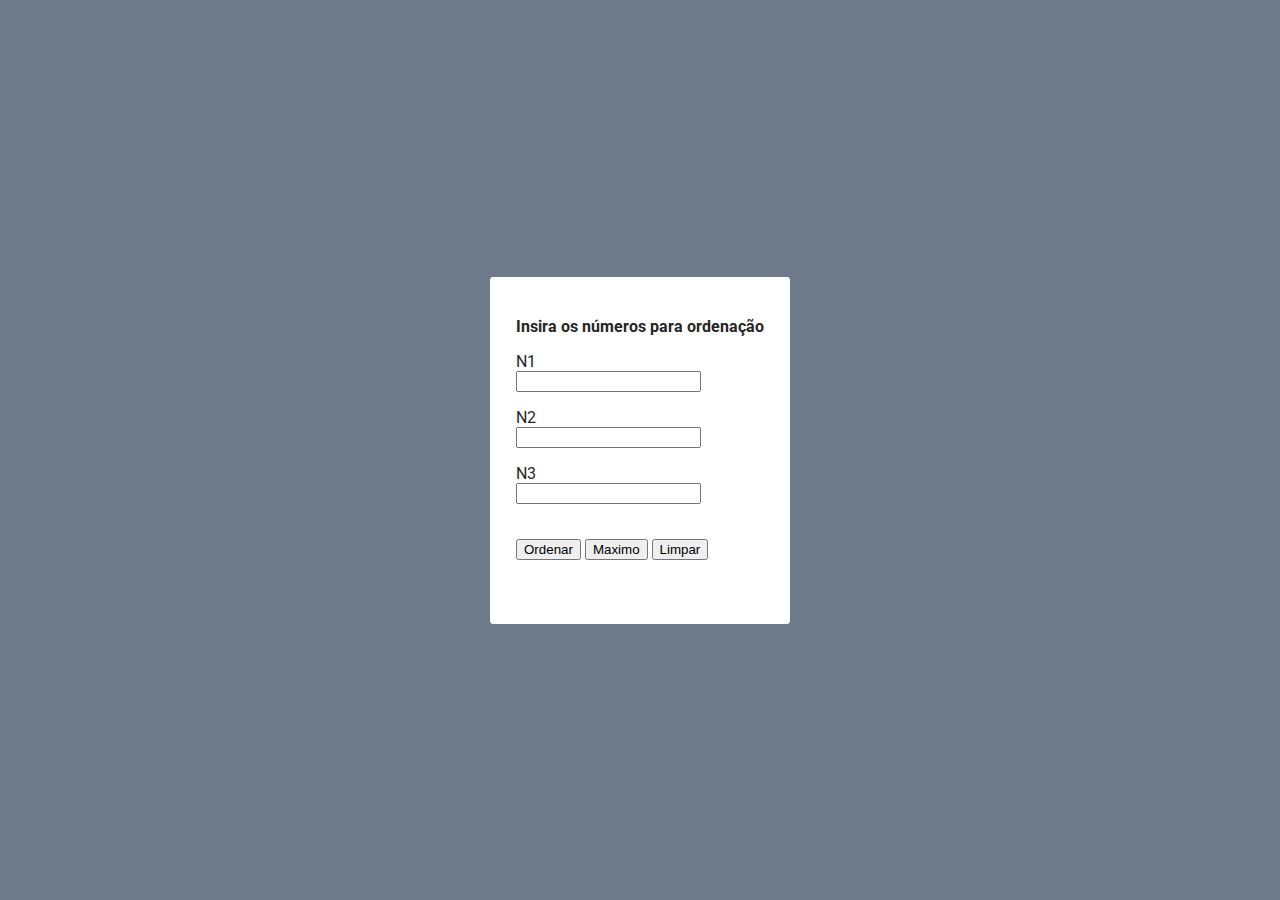
<file: Atividade9/index.html>
<!DOCTYPE html>
<html lang="pt-br">

<head>
    <meta charset="UTF-8">
    <meta http-equiv="X-UA-Compatible" content="IE=edge">
    <meta name="viewport" content="width=device-width, initial-scale=1.0">
    <title>Atividade 9 - Ordenação</title>
    <link rel="stylesheet" type="text/css" href="style.css">

</head>

<body>
    <div class="planoDeFundo">
        <div class="container">
            <form style="padding: 1.5rem;" id="formulario">
                <p><strong><label id="textoInicial">Insira os números para ordenação</label></strong></p>
                <p><label for="fN1">N1</label><br>
                    <input type="number" id="fN1" name="fN1" required>
                </p>
                <p><label for="fN2">N2</label><br>
                    <input type="number" id="fN2" name="fN2" required>
                </p>
                <p><label for="fN3">N3</label><br>
                    <input type="number" id="fN3" name="fN3" required>
                </p>
                <p>
                    <br>
                    <input type="button" id="btnEnvUsuario" value="Ordenar" onclick="exibirOrdenado()">
                    <input type="button" id="btnEnvUsuario" value="Maximo" onclick="exibirMaximo()">
                    <button type="reset" onclick="limpar()">Limpar</button>
                </p>
            </form>

            <div class="containerResposta" id="Resposta">
                <p id="titulo">Resposta:</p>
                <p id="resultado">...</p>
            </div>

        </div>
    </div>
    <script src="script.js"></script>

</body>


</html>
</file>
<file: style.css>
@import url('https://fonts.googleapis.com/css2?family=Roboto:wght@100;300;400;500;700&display=swap');
:root {
    font-family: 'Roboto', sans-serif;
}

body {
    margin: 0;
    color: #262626;
}

.planoDeFundo {
    width: 100vw;
    /* height: 100vh; */
    background: #6C7A89;
    display: flex;
    flex-direction: column;
    justify-content: center;
    align-items: center;
    padding-top: 3em;
    padding-bottom: 3em;
}

.container {
    min-width: 300px;
    max-width: 300px;
    min-height: 250px;
    background: #fff;
    border-radius: 1%;
    display: flex;
    flex-direction: column;
    align-items: center;
    padding-bottom: 1.5rem;
    margin-bottom: 0.5em;
}

.containerResposta {
    min-width: 200px;
    max-width: 200px;
    min-height: 60px;
    background: #b1c6dd;
    border-radius: 3%;
    display: flex;
    flex-direction: column;
    align-items: center;
    justify-content: center;
    
}

#RespostaRetangulo {
    display: none;
}
#RespostaConta {
    display: none;
}
</file>
<file: Atividade10/style.css>
@import url('https://fonts.googleapis.com/css2?family=Roboto:wght@100;300;400;500;700&display=swap');
:root {
    font-family: 'Roboto', sans-serif;
}

body {
    margin: 0;
    color: #262626;
}

.planoDeFundo {
    width: 100vw;
    height: 100vh;
    background: #6C7A89;
    display: flex;
    flex-direction: row;
    justify-content: center;
    align-items: center;
}

.container {
    min-width: 300px;
    max-width: 300px;
    min-height: 300px;
    background: #fff;
    border-radius: 1%;
    display: flex;
    flex-direction: column;
    align-items: center;
    padding-bottom: 1.5rem;
}

.containerResposta {
    min-width: 200px;
    max-width: 200px;
    min-height: 60px;
    background: #b1c6dd;
    border-radius: 3%;
    display: flex;
    flex-direction: column;
    align-items: center;
    justify-content: center;
    
}

#Resposta {
    display: none;
}
</file>
<file: Atividade12/style.css>
@import url('https://fonts.googleapis.com/css2?family=Roboto:wght@100;300;400;500;700&display=swap');
:root {
    font-family: 'Roboto', sans-serif;
}

body {
    margin: 0;
    color: #262626;
}

.planoDeFundo {
    width: 100vw;
    height: 100vh;
    background: #6C7A89;
    display: flex;
    flex-direction: column;
    justify-content: center;
    align-items: center;
    padding-top: 3em;
    padding-bottom: 3em;
}

.container {
    min-width: 300px;
    max-width: 300px;
    min-height: 400px;
    background: #fff;
    border-radius: 1%;
    display: flex;
    flex-direction: column;
    align-items: center;
    padding-bottom: 1.5rem;
    margin-bottom: 0.5em;
}
</file>
<file: Atividade13/style.css>
@import url('https://fonts.googleapis.com/css2?family=Roboto:wght@100;300;400;500;700&display=swap');
:root {
    font-family: 'Roboto', sans-serif;
}

body {
    margin: 0;
    color: #262626;
}

.planoDeFundo {
    width: 100vw;
    height: 100vh;
    background: #6C7A89;
    display: flex;
    flex-direction: column;
    justify-content: center;
    align-items: center;
    padding-top: 3em;
    padding-bottom: 3em;
}

.container {
    min-width: 300px;
    max-width: 300px;
    min-height: 400px;
    background: #fff;
    border-radius: 1%;
    display: flex;
    flex-direction: column;
    align-items: center;
    padding-bottom: 1.5rem;
    margin-bottom: 0.5em;
}
</file>
<file: Atividade5/index.css>
body {
    padding: 0em;
    font-family: 'Roboto', sans-serif;
    margin: 0;
    font-size: 12pt;
    background-color: rgb(240, 240, 240);
}

body a{
  color: #cc5c00;
  text-decoration: none;
}

/*Logo ----------------------------------*/
.logoCircle {
  display: inline-block;
  border-radius: 50%;
  width: 2em;
  height: 2em;


  background: #fff;
  border: 0px;
  color: #cc5c00;

  font: 1.1em 'Roboto' bold;

  text-align: center;
  vertical-align: middle;
}

.faixaLogo {

  background: #cc5c00;
  padding: 0.5rem;
  margin: 0em;
  white-space: 0;

}

/*Logo ----------------------------------*/

/*Barra Navegação ------------------------------*/
.navigation {
    display: flex;
    flex-flow: row wrap;
    justify-content: flex-start;
    
    list-style: none;
    margin: 0; 
    background: #703A00;
    padding: 0;
  }
  
  .navigation a {
    text-decoration: none;
    display: block;
    padding: 1em;
    color: white;
  }
  
  .navigation a:hover {
    background: #A35400;
  }
/*Final Barra de Navegação -------------------*/

/*Corpo do Site ------------------------------*/
.wrapper {
    display: flex;  
    flex-flow: row wrap;
    /*font-weight: inherit;*/
    text-align: center; 
    justify-content: center;
  }
  
  .wrapper > * {
    padding: 0;
    flex: 1 100%;
  }
  
  .header {
    background: white;

  }
  
  .footer {
    background: #cc5c00;
    color: white;
    text-align: center;
    font-size: 0.8em;
  }

  .footer a{
    color: white;
  }

  .footerRight{
    color: white;
  }
  
  .main {
    text-align: left;
    max-width: 1220px;
    align-items: center;
    justify-items: center;
    
    display: flexbox;
    flex-flow: column wrap;
    flex: 1 100%;
    padding: 0;

    

  }
  
  .aside-1 {
    background: gold;
  }
  
  .aside-2 {
    min-width: 20em;
    text-align: left;

    
  }

  .conteudoAside{
    padding-top: 0.5em;
    padding-left: 1.3em;
    padding-right: 1.3em;
    color:rgb(80, 80, 80);

    border-radius: 1%;
    border: 0.01em solid rgba(204, 204, 204, 0.829);
    background: rgb(255, 255, 255);
  }

  .textoAside {
    border: none;
    padding-top: 0.5em;
    padding-left: 1.3em;
    padding-right: 1.3em;
  }
/*Corpo do Site ------------------------------*/

/* Imagem com texto dentro -------------------*/
.containerImg {
  margin: 0;
  position: relative;

  
}

.containerImg img{
  width: 100%;
  border-radius: 0.3%;
  border: 0.01em solid rgb(175, 175, 175);
  
}

.imagemTitulo {
  color: #fff;
  text-shadow: 0em 0em 0.2em black, 0.1em 0em 0.1em black;;
  position: absolute;
  bottom: 0;
  left: 0;
  width: 70%;
  padding: 1em;
}
/* Imagem com texto dentro ------------------*/

/*Noticias no MAIN --------------------------*/
.noticia{
  display: flex;
  flex-flow: row;
  flex: 2 0px;
  color:rgb(80, 80, 80);
  align-items: center;
}
.noticia h5{
  padding: 0;
  margin: 0
}

.rodape{
  font-size: 0.8em;
}
.imgNoticia {
  order: 1;
}

.textoNoticia {
  order: 2;
  padding-left: 1em;
}

.imgNoticia img{
  width: 16em;
}
/*Noticias no MAIN -------------------------*/

/* Linhas de separação ---------------------*/
hr {
	border: 0;
	border-top: 0.01em solid rgba(204, 204, 204, 0.829);
}
/*Linhas de separação -----------------------*/




/* Responsividade */
@media all and (min-width: 600px) {
    .aside { flex: 1 0 0; }
    .main {padding: 1em; margin: 0;}
  }

  @media all and (max-width: 950px) {
    #noticiasPC {display: none;}
  }

  @media all and (max-width: 400px) {
    .containerImg {font-size: small;}
  }
  
  @media all and (min-width: 950px) {
    .main    { flex: 4 0px; }
    .aside-1 { order: 1; } 
    .main    { order: 2; }
    .aside-2 { order: 3; }
    .footer  { order: 4; }
    .main {padding: 4em; margin: 0;}
    .imagemTitulo {font-size: x-large;}
  }
  
  @media all and (max-width: 800px) {
    .navigation {
      justify-content: space-around;
    }
    
  }
  
  @media all and (max-width: 480px) {
    .navigation {
      flex-flow: column wrap;
      padding: 0;
    }
    .navigation a { 
      text-align: center; 
      padding: 10px;
      border-top: 1px solid rgba(255, 255, 255,0.3); 
      border-bottom: 1px solid rgba(0, 0, 0, 0.1); 
    }
    .navigation li:last-of-type a {
      border-bottom: none;
    }

    
  }
</file>
<file: Atividade9/style.css>
@import url('https://fonts.googleapis.com/css2?family=Roboto:wght@100;300;400;500;700&display=swap');
:root {
    font-family: 'Roboto', sans-serif;
}

body {
    margin: 0;
    color: #262626;
}

.planoDeFundo {
    width: 100vw;
    height: 100vh;
    background: #6C7A89;
    display: flex;
    flex-direction: row;
    justify-content: center;
    align-items: center;
}

.container {
    min-width: 300px;
    max-width: 300px;
    min-height: 300px;
    background: #fff;
    border-radius: 1%;
    display: flex;
    flex-direction: column;
    align-items: center;
    padding-bottom: 1.5rem;
}

.containerResposta {
    min-width: 200px;
    max-width: 200px;
    min-height: 60px;
    background: #b1c6dd;
    border-radius: 3%;
    display: flex;
    flex-direction: column;
    align-items: center;
    justify-content: center;
    
}

#Resposta {
    display: none;
}
</file>
